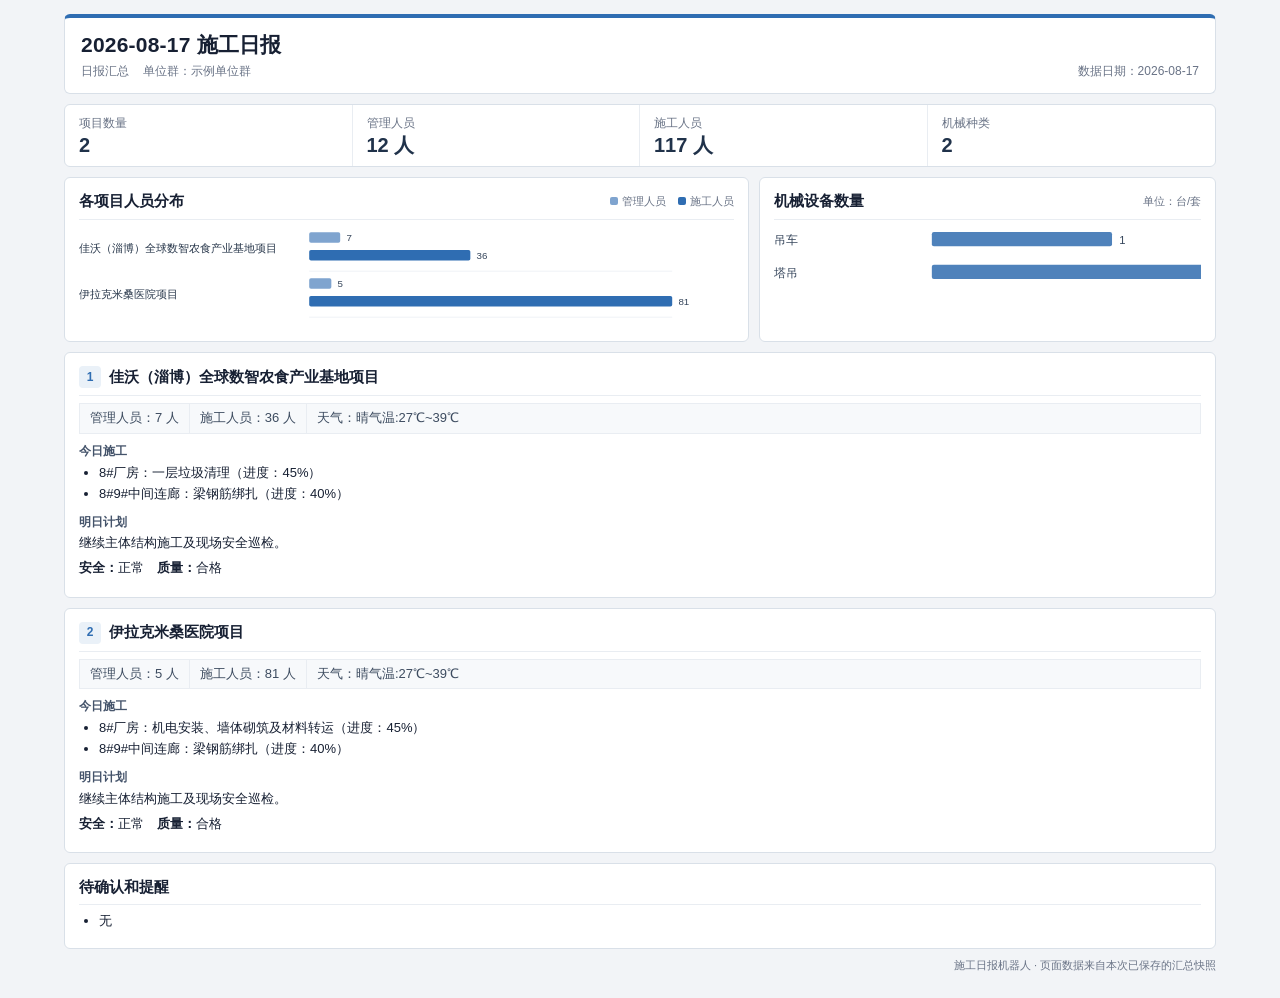
<file: output/preview/daily-report-layout-preview.html>
<!doctype html>
<html lang="zh-CN"><head><meta charset="utf-8">
<meta name="viewport" content="width=device-width,initial-scale=1">
<title>2026-08-17 施工日报</title>
<style>
:root{--ink:#172033;--muted:#697386;--line:#d9e0e8;--line-soft:#e9edf2;--blue:#2f6db2;--blue-mid:#7fa4cf;--blue-soft:#eaf1f8;--bg:#f2f4f7}
*{box-sizing:border-box}body{margin:0;background:var(--bg);color:var(--ink);font-family:-apple-system,BlinkMacSystemFont,"Segoe UI","Microsoft YaHei",sans-serif;font-size:13px;line-height:1.55}
.page{max-width:1180px;margin:auto;padding:14px 14px 24px}.hero{display:flex;align-items:flex-end;justify-content:space-between;gap:16px;padding:14px 16px 12px;background:#fff;border:1px solid var(--line);border-top:4px solid var(--blue);border-radius:6px}
.hero-copy{min-width:0}h1{margin:0;font-size:21px;line-height:1.25;letter-spacing:.01em}.hero-meta{display:flex;flex-wrap:wrap;gap:6px 14px;margin-top:4px;color:var(--muted);font-size:12px}.unit{white-space:nowrap}
.kpis{display:grid;grid-template-columns:repeat(4,1fr);margin:10px 0;border:1px solid var(--line);border-radius:6px;background:#fff;overflow:hidden}.kpi{min-width:0;padding:9px 14px;border-right:1px solid var(--line-soft)}.kpi:last-child{border-right:0}.kpi-label{color:var(--muted);font-size:12px}.kpi-value{margin-top:1px;font-size:20px;line-height:1.2;font-weight:700;color:#20324a}
.card{background:#fff;border:1px solid var(--line);border-radius:6px;padding:13px 14px}.grid{display:grid;grid-template-columns:minmax(0,1.5fr) minmax(300px,1fr);gap:10px}h2{font-size:15px;line-height:1.35;margin:0}.section-head{display:flex;align-items:center;justify-content:space-between;gap:12px;margin-bottom:6px;padding-bottom:7px;border-bottom:1px solid var(--line-soft)}.chart{width:100%;overflow-x:auto}svg{display:block;width:100%;min-width:560px;height:auto}
.legend{display:flex;gap:12px;font-size:11px;color:var(--muted);white-space:nowrap}.dot{display:inline-block;width:8px;height:8px;border-radius:2px;margin-right:4px}
.projects{display:grid;gap:10px;margin-top:10px}.project-title{display:flex;gap:8px;align-items:center;padding-bottom:7px;border-bottom:1px solid var(--line-soft)}.badge{display:inline-grid;place-items:center;width:22px;height:22px;flex:0 0 22px;background:var(--blue-soft);color:var(--blue);border-radius:4px;font-size:12px;font-weight:700}
.meta{display:flex;flex-wrap:wrap;gap:0;margin:7px 0 8px;background:#f7f9fb;border:1px solid var(--line-soft)}.pill{padding:4px 10px;color:#3d4c60;border-right:1px solid var(--line-soft)}.pill:last-child{border-right:0}h3{margin:8px 0 2px;font-size:12px;color:#44536a}p{margin:2px 0 5px}ul{margin:3px 0;padding-left:20px;line-height:1.6}
.photos{display:grid;grid-template-columns:repeat(3,minmax(0,1fr));gap:6px;margin-top:8px}.photos img{display:block;width:100%;height:156px;object-fit:cover;border:1px solid var(--line-soft);border-radius:3px;background:#e8edf3}
.empty{color:var(--muted);padding:16px;text-align:center}.notice{margin-top:10px}.foot{margin-top:8px;color:var(--muted);font-size:11px;text-align:right}
@media(max-width:780px){.page{padding:8px}.hero{align-items:flex-start;flex-direction:column;gap:3px}.kpis{grid-template-columns:repeat(2,1fr)}.kpi:nth-child(2){border-right:0}.kpi:nth-child(-n+2){border-bottom:1px solid var(--line-soft)}.grid{grid-template-columns:1fr}.photos{grid-template-columns:1fr 1fr}}
@media(max-width:480px){.photos{grid-template-columns:1fr}.section-head{align-items:flex-start;flex-direction:column;gap:4px}h1{font-size:19px}}
</style></head><body><main class="page report-shell">
<section class="hero"><div class="hero-copy"><h1>2026-08-17 施工日报</h1><div class="hero-meta"><span>日报汇总</span><span class="unit">单位群：示例单位群</span></div></div><div class="hero-meta">数据日期：2026-08-17</div></section>
<section class="kpis">
<div class="kpi"><div class="kpi-label">项目数量</div><div class="kpi-value">2</div></div>
<div class="kpi"><div class="kpi-label">管理人员</div><div class="kpi-value">12 人</div></div>
<div class="kpi"><div class="kpi-label">施工人员</div><div class="kpi-value">117 人</div></div>
<div class="kpi"><div class="kpi-label">机械种类</div><div class="kpi-value">2</div></div>
</section>
<section class="grid">
<div class="card"><div class="section-head"><h2>各项目人员分布</h2><div class="legend"><span><i class="dot" style="background:#7fa4cf"></i>管理人员</span><span><i class="dot" style="background:#2f6db2"></i>施工人员</span></div></div><div class="chart"><svg viewBox="0 0 740 116" role="img" aria-label="项目人员数量图表"><text x="0" y="29" font-size="12" fill="#27364a"><title>佳沃（淄博）全球数智农食产业基地项目</title>佳沃（淄博）全球数智农食产业基地项目</text><line x1="260" y1="51" x2="670" y2="51" stroke="#edf1f5"/><rect x="260" y="7" width="35" height="12" rx="2" fill="#7fa4cf"/><text x="302" y="17" font-size="11" fill="#34445a">7</text><rect x="260" y="27" width="182" height="12" rx="2" fill="#2f6db2"/><text x="449" y="37" font-size="11" fill="#34445a">36</text><text x="0" y="81" font-size="12" fill="#27364a"><title>伊拉克米桑医院项目</title>伊拉克米桑医院项目</text><line x1="260" y1="103" x2="670" y2="103" stroke="#edf1f5"/><rect x="260" y="59" width="25" height="12" rx="2" fill="#7fa4cf"/><text x="292" y="69" font-size="11" fill="#34445a">5</text><rect x="260" y="79" width="410" height="12" rx="2" fill="#2f6db2"/><text x="677" y="89" font-size="11" fill="#34445a">81</text></svg></div></div>
<div class="card"><div class="section-head"><h2>机械设备数量</h2><div class="legend">单位：台/套</div></div><div class="chart"><svg viewBox="0 0 550 72" role="img" aria-label="机械设备数量图表"><text x="0" y="18" font-size="12" fill="#34445a">吊车</text><rect x="155" y="6" width="177" height="14" rx="2" fill="#4f82bb"/><text x="339" y="18" font-size="11" fill="#34445a">1</text><text x="0" y="50" font-size="12" fill="#34445a">塔吊</text><rect x="155" y="38" width="355" height="14" rx="2" fill="#4f82bb"/><text x="517" y="50" font-size="11" fill="#34445a">2</text></svg></div></div>
</section>
<section class="projects"><article class="card">
<div class="project-title"><span class="badge">1</span><h2>佳沃（淄博）全球数智农食产业基地项目</h2></div>
<div class="meta"><span class="pill">管理人员：7 人</span><span class="pill">施工人员：36 人</span><span class="pill">天气：晴气温:27℃~39℃</span></div>
<h3>今日施工</h3><ul><li>8#厂房：一层垃圾清理（进度：45%）</li><li>8#9#中间连廊：梁钢筋绑扎（进度：40%）</li></ul>
<h3>明日计划</h3><p>继续主体结构施工及现场安全巡检。</p>
<p><strong>安全：</strong>正常　<strong>质量：</strong>合格</p>
</article><article class="card">
<div class="project-title"><span class="badge">2</span><h2>伊拉克米桑医院项目</h2></div>
<div class="meta"><span class="pill">管理人员：5 人</span><span class="pill">施工人员：81 人</span><span class="pill">天气：晴气温:27℃~39℃</span></div>
<h3>今日施工</h3><ul><li>8#厂房：机电安装、墙体砌筑及材料转运（进度：45%）</li><li>8#9#中间连廊：梁钢筋绑扎（进度：40%）</li></ul>
<h3>明日计划</h3><p>继续主体结构施工及现场安全巡检。</p>
<p><strong>安全：</strong>正常　<strong>质量：</strong>合格</p>
</article></section>
<section class="card notice"><div class="section-head"><h2>待确认和提醒</h2></div><ul><li>无</li></ul></section>
<div class="foot">施工日报机器人 · 页面数据来自本次已保存的汇总快照</div>
</main></body></html>
</file>
